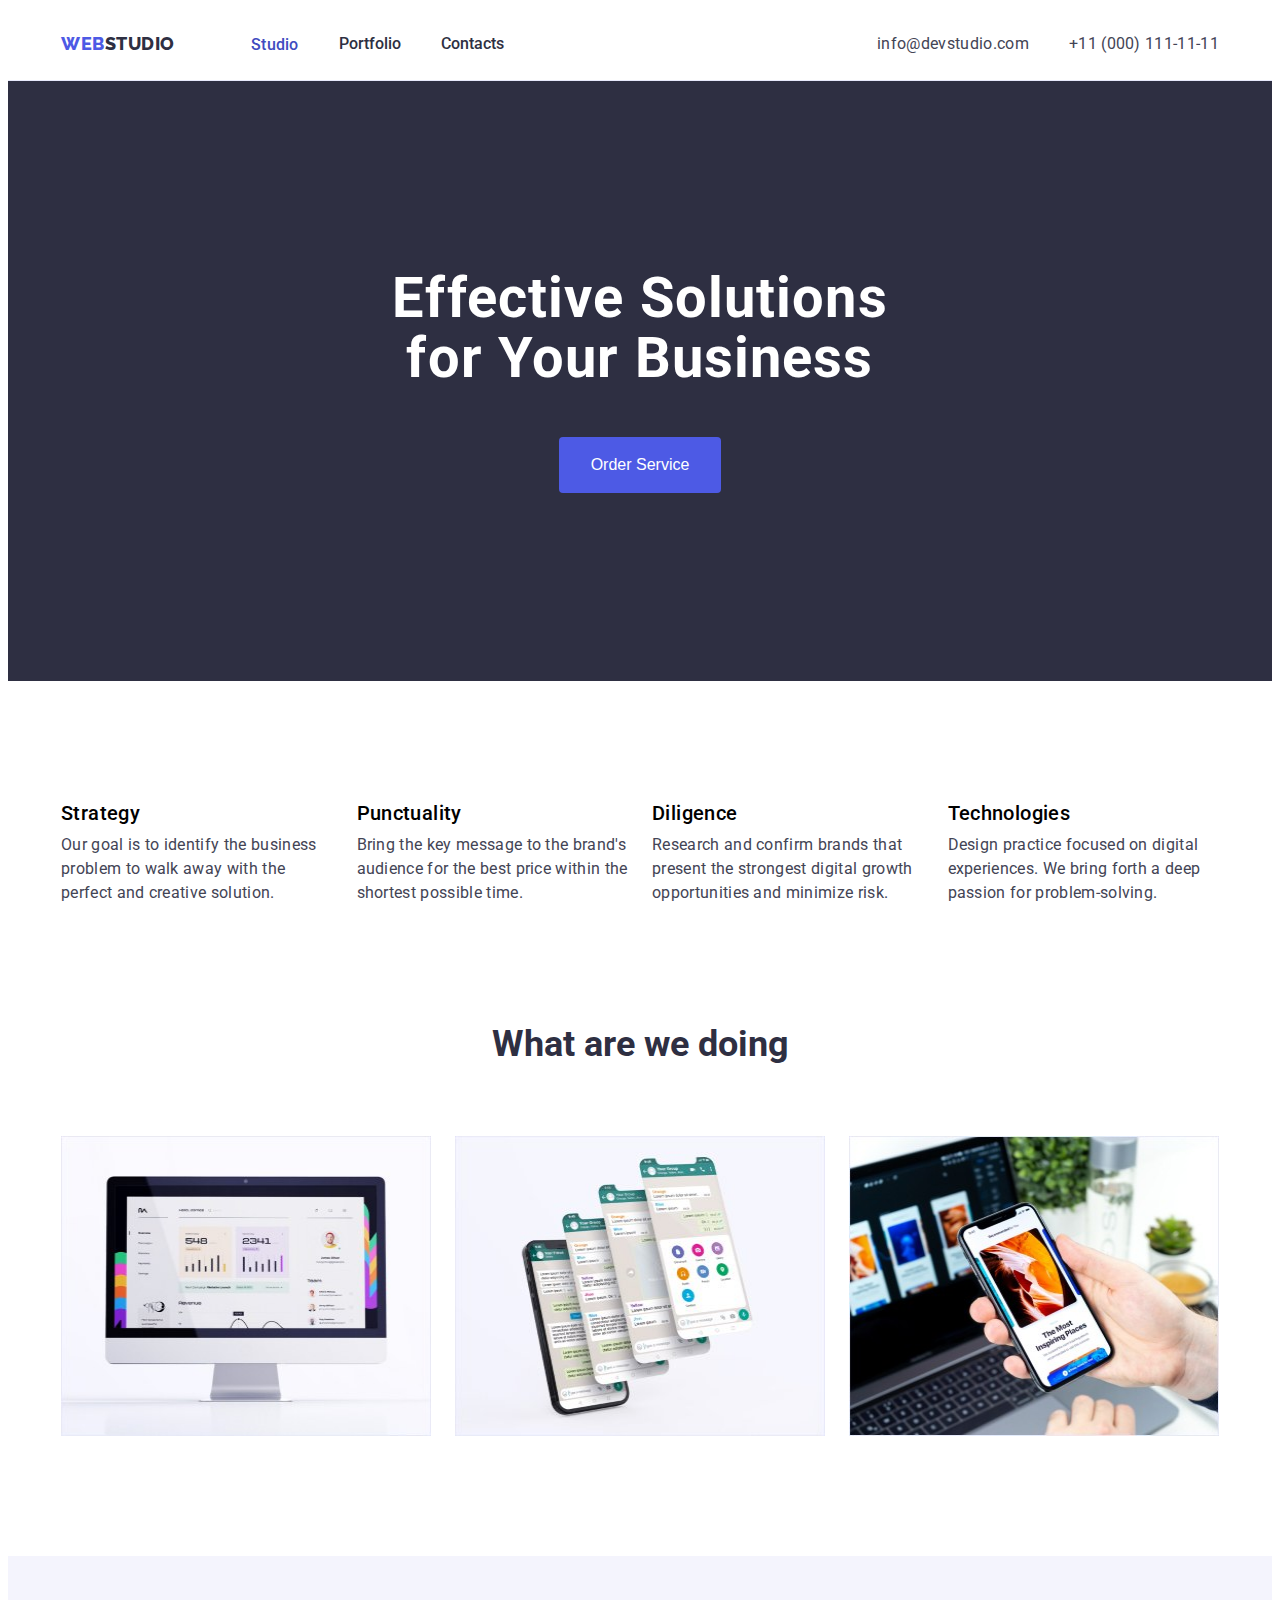
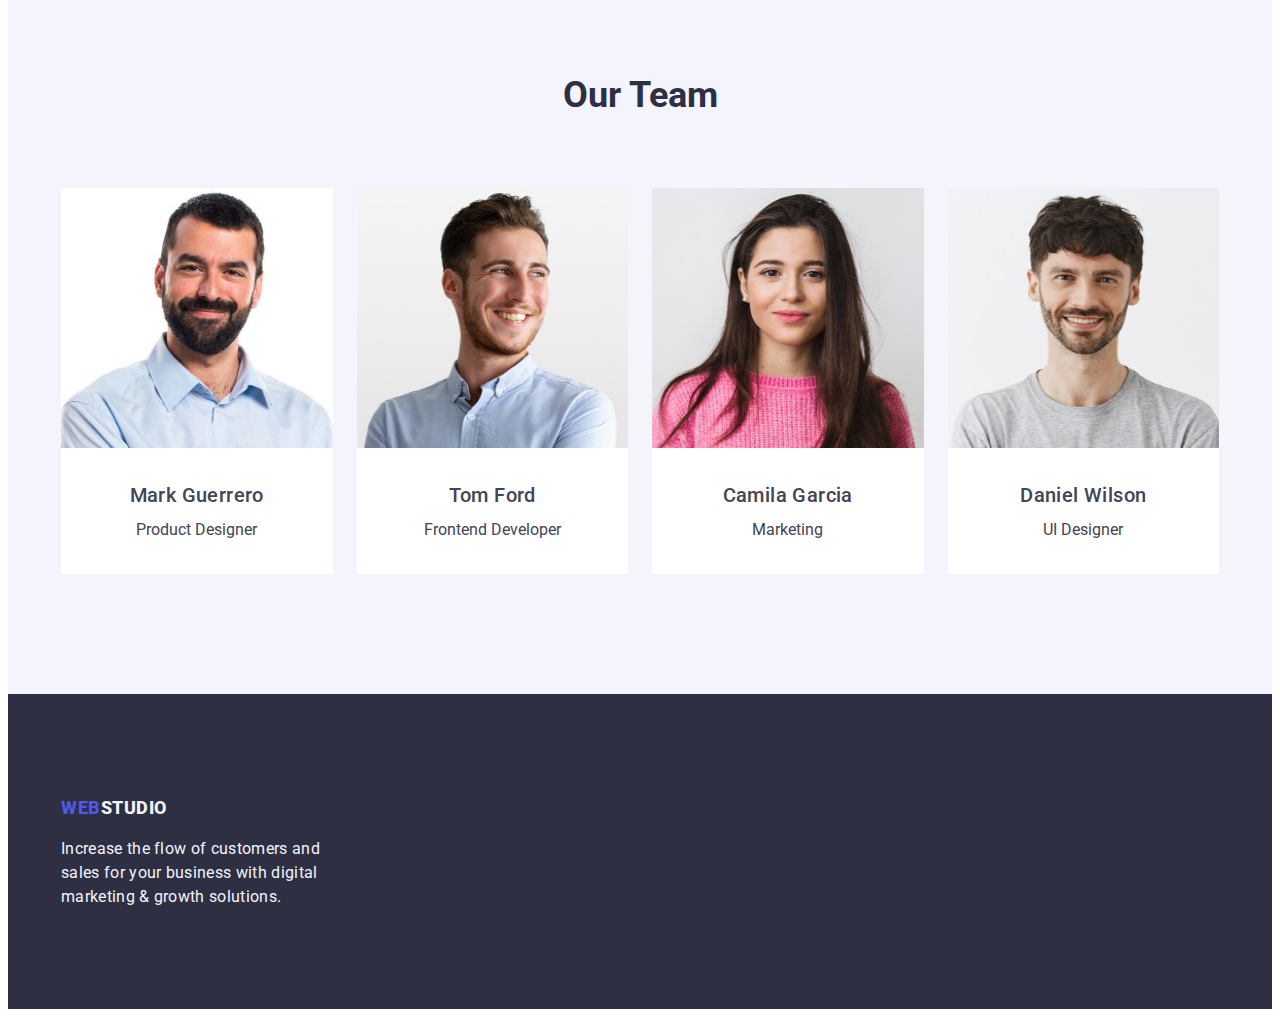
<file: goit-markup-hw-04/index.html>
<!DOCTYPE html>
<html lang="en">
  <head>
    <meta charset="UTF-8" />
    <meta http-equiv="X-UA-Compatible" content="IE=edge" />
    <meta name="viewport" content="width=device-width, initial-scale=1.0" />
    <title>Portfolio</title>
    <link rel="preconnect" href="https://fonts.googleapis.com" />
    <link rel="preconnect" href="https://fonts.gstatic.com" crossorigin />
    <link
      href="https://fonts.googleapis.com/css2?family=Raleway:wght@800&family=Roboto:wght@400;500;700;900&display=swap"
      rel="stylesheet"
    />
    <link
      rel="stylesheet"
      href="https://cdnjs.cloudflare.com/ajax/libs/modern-normalize/1.1.0/modern-normalize.min.css"
      integrity="sha512-wpPYUAdjBVSE4KJnH1VR1HeZfpl1ub8YT/NKx4PuQ5NmX2tKuGu6U/JRp5y+Y8XG2tV+wKQpNHVUX03MfMFn9Q=="
      crossorigin="anonymous"
      referrerpolicy="no-referrer"
    />
    <link rel="stylesheet" href="./css/styles.css" />
  </head>

  <body class="font-family">
    <!-- шапка профілю -->
    <header class="header">
      <div class="container">
        <div class="header-container">
          <nav class="header-nav">
            <a href="./index.html" class="logo-first"
              >Web<span class="logo-second">Studio</span>
            </a>

            <ul class="site-nav">
              <li><a href="./index.html" class="link-studio">Studio</a></li>
              <li><a href="./portfolio.html" class="link">Portfolio</a></li>
              <li><a href="#" class="link">Contacts</a></li>
            </ul>
          </nav>

          <address>
            <ul class="site-address list">
              <li>
                <a href="mailto:info@devstudio.com" class="link-addres"
                  >info@devstudio.com</a
                >
              </li>
              <li>
                <a href="tel:+110001111111" class="link-addres"
                  >+11 (000) 111-11-11</a
                >
              </li>
            </ul>
          </address>
        </div>
      </div>
    </header>

    <main>
      <!-- Section 1 -->
      <section class="hero">
        <div class="container">
          <h1 class="hero-tex">Effective Solutions for Your Business</h1>
          <button class="button-service" type="button">Order Service</button>
        </div>
      </section>
      <!-- Section 2 -->
      <section class="siction">
        <div class="container">
          <h2 hidden>features</h2>
          <ul class="features list">
            <li class="about-item">
              <h3 class="title">Strategy</h3>
              <p class="text">
                Our goal is to identify the business problem to walk away with
                the perfect and creative solution.
              </p>
            </li>

            <li class="about-item">
              <h3 class="title">Punctuality</h3>
              <p class="text">
                Bring the key message to the brand's audience for the best price
                within the shortest possible time.
              </p>
            </li>

            <li class="about-item">
              <h3 class="title">Diligence</h3>
              <p class="text">
                Research and confirm brands that present the strongest digital
                growth opportunities and minimize risk.
              </p>
            </li>

            <li class="about-item">
              <h3 class="title">Technologies</h3>
              <p class="text">
                Design practice focused on digital experiences. We bring forth a
                deep passion for problem-solving.
              </p>
            </li>
          </ul>
        </div>
      </section>
      <!-- Sectoin 3 -->
      <section class="section">
        <div class="container">
          <h2 class="caption">What are we doing</h2>
          <ul class="text-siction">
            <li class="item-card">
              <img
                class="img-card"
                src="./images/Computer.jpg"
                alt="Computerimage"
                width="360"
                height="300"
              />
            </li>
            <li class="item-card">
              <img
                class="img-card"
                src="./images/smartphones.jpg"
                alt="PSD Web App"
                width="360"
                height="300"
              />
            </li>
            <li class="item-card">
              <img
                class="img-card"
                src="./images/device.jpg"
                alt="Decice phone"
                width="360"
                height="300"
              />
            </li>
          </ul>
        </div>
      </section>

      <!-- Наша команда -->
      <!-- Section 4 -->
      <section class="background-section">
        <div class="container">
          <h2 class="subject">Our Team</h2>
          <ul class="text-siction">
            <li class="filer-card">
              <img
                class="img-card"
                src="./images/Product-Designer.jpg"
                alt=" Product Designer"
                width="264"
                height="260"
              />
              <div class="team-card-content">
                <h3 class="title">Mark Guerrero</h3>

                <p class="title-working">Product Designer</p>
              </div>
            </li>

            <li class="filer-card">
              <img
                class="img-card"
                src="./images/Tom-Ford.jpg"
                alt="Tom Ford"
                width="264"
                height="260"
              />
              <div class="team-card-content">
                <h3 class="title">Tom Ford</h3>
                <p class="title-working">Frontend Developer</p>
              </div>
            </li>

            <li class="filer-card">
              <img
                class="img-card"
                src="./images/Camila-Garcia.jpg"
                alt="Camila Garcia"
                width="264"
                height="260"
              />
              <div class="team-card-content">
                <h3 class="title">Camila Garcia</h3>
                <p class="title-working">Marketing</p>
              </div>
            </li>

            <li class="filer-card">
              <img
                class="img-card"
                src="./images/Daniel-Wilson.jpg"
                alt="Daniel Wilson"
                width="264"
                height="260"
              />
              <div class="team-card-content">
                <h3 class="title">Daniel Wilson</h3>
                <p class="title-working">UI Designer</p>
              </div>
            </li>
          </ul>
        </div>
      </section>
    </main>
    <footer class="footer">
      <div class="container">
        <div class="footer-title">
          <a href="./index.html" class="logo"
            >Web<span class="footer-code">Studio</span>
          </a>
          <p class="comment">
            Increase the flow of customers and sales for your business with
            digital marketing & growth solutions.
          </p>
        </div>
      </div>
    </footer>
  </body>
</html>
</file>
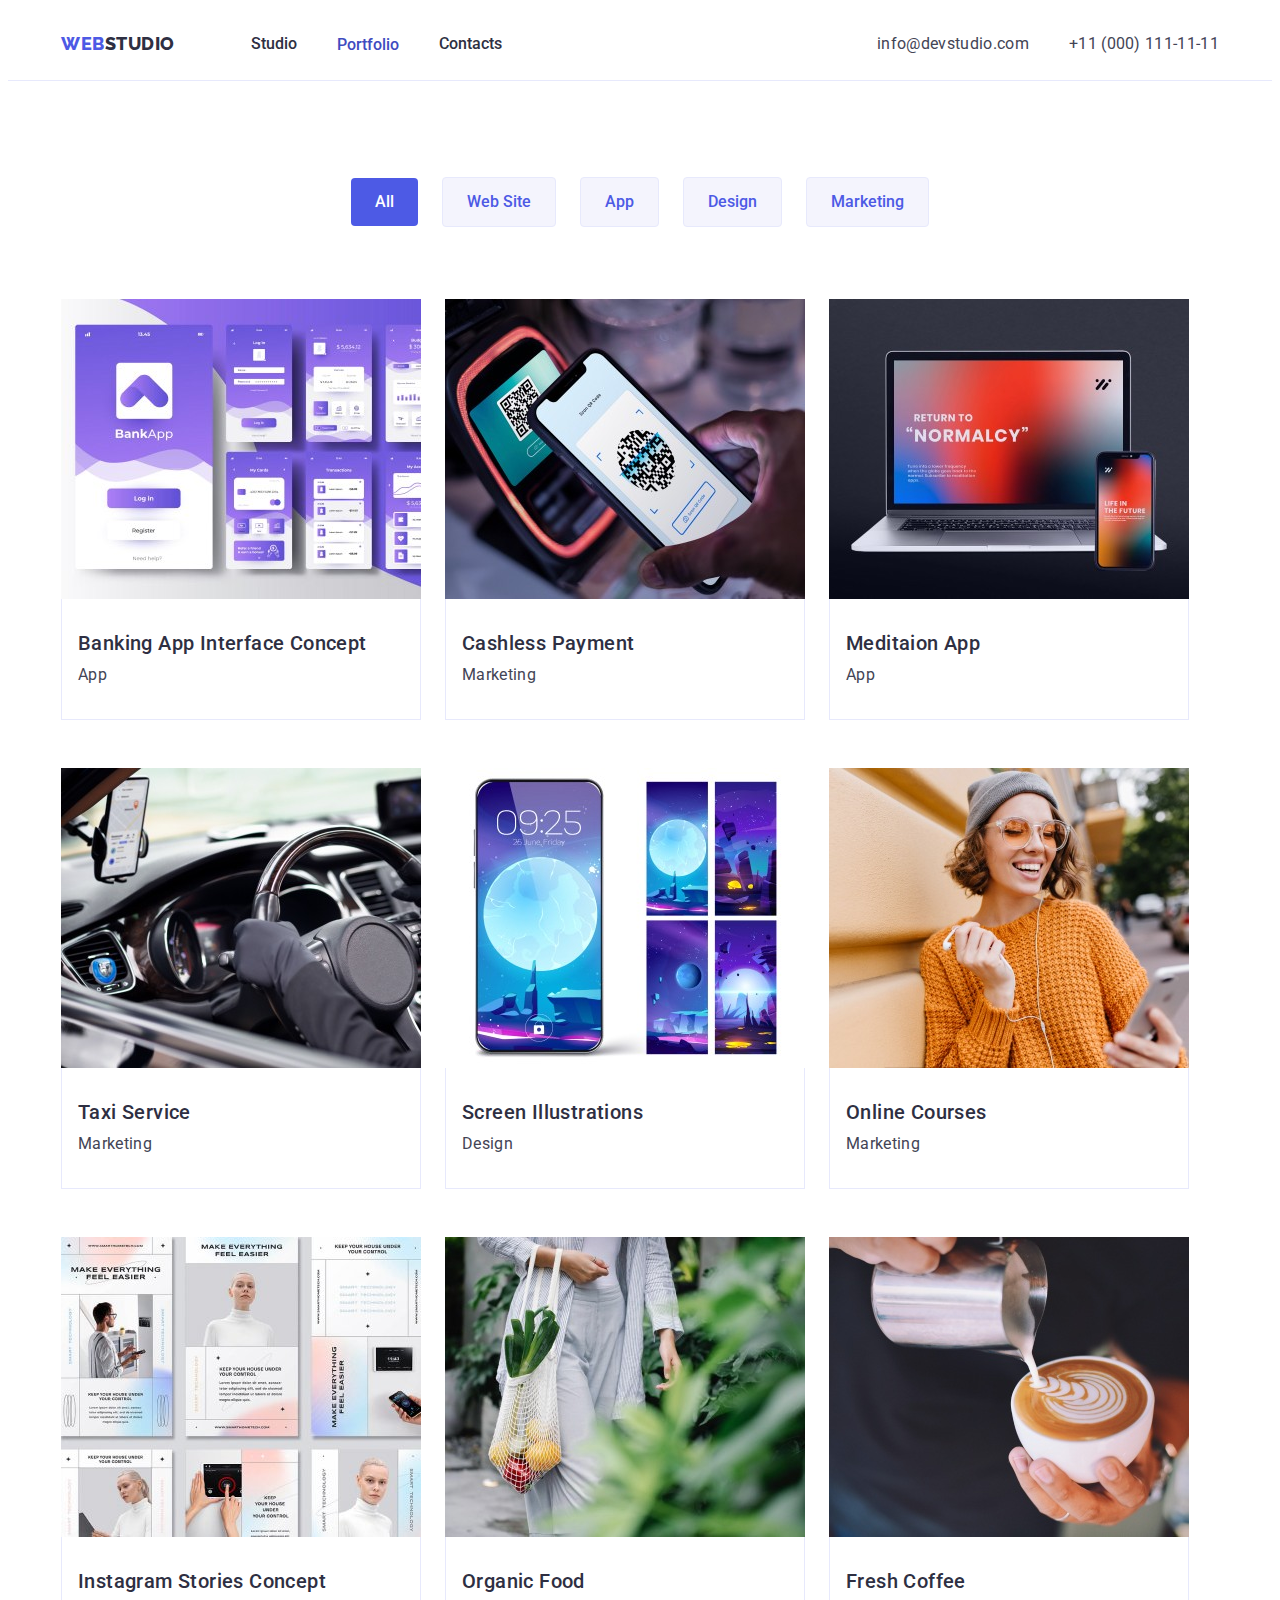
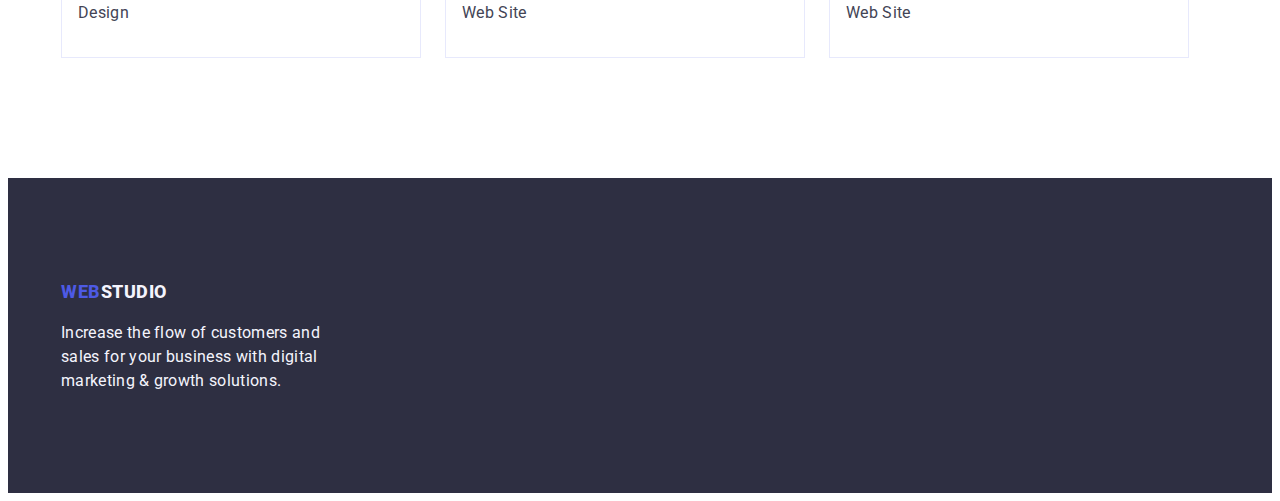
<file: goit-markup-hw-04/portfolio.html>
<!DOCTYPE html>
<html lang="en">
  <head>
    <meta charset="UTF-8" />
    <meta http-equiv="X-UA-Compatible" content="IE=edge" />
    <meta name="viewport" content="width=device-width, initial-scale=1.0" />
    <title>Portfolio</title>
    <link rel="preconnect" href="https://fonts.googleapis.com" />
    <link rel="preconnect" href="https://fonts.gstatic.com" crossorigin />
    <link
      href="https://fonts.googleapis.com/css2?family=Raleway:wght@800&family=Roboto:wght@400;500;700;900&display=swap"
      rel="stylesheet"
    />
    <link
      rel="stylesheet"
      href="https://cdnjs.cloudflare.com/ajax/libs/modern-normalize/1.1.0/modern-normalize.min.css"
      integrity="sha512-wpPYUAdjBVSE4KJnH1VR1HeZfpl1ub8YT/NKx4PuQ5NmX2tKuGu6U/JRp5y+Y8XG2tV+wKQpNHVUX03MfMFn9Q=="
      crossorigin="anonymous"
      referrerpolicy="no-referrer"
    />

    <link rel="stylesheet" href="./css/styles.css" />
  </head>
  <body class="font-family">
    <!-- шапка профілю -->
    <header class="header">
      <div class="container">
        <div class="header-container">
          <nav class="header-nav">
            <a href="./index.html" class="logo-first"
              >Web<span class="logo-second">Studio</span>
            </a>

            <ul class="site-nav">
              <li><a href="./index.html" class="link">Studio</a></li>
              <li>
                <a href="./portfolio.html" class="link-portfolio">Portfolio</a>
              </li>
              <li><a href="#" class="link">Contacts</a></li>
            </ul>
          </nav>

          <address>
            <ul class="site-address list">
              <li>
                <a href="mailto:info@devstudio.com" class="link-addres"
                  >info@devstudio.com</a
                >
              </li>
              <li>
                <a href="tel:+110001111111" class="link-addres"
                  >+11 (000) 111-11-11</a
                >
              </li>
            </ul>
          </address>
        </div>
      </div>
    </header>
    <!-- button-btn -->
    <main>
      <section class="portfolio">
        <div class="container">
          <h1 hidden>All</h1>
          <ul class="tack-button">
            <li>
              <button class="button-btn" type="button">All</button>
            </li>

            <li>
              <button class="button-filter" type="button">Web Site</button>
            </li>

            <li>
              <button class="button-filter" type="button">App</button>
            </li>

            <li>
              <button class="button-filter" type="button">Design</button>
            </li>

            <li>
              <button class="button-filter" type="button">Marketing</button>
            </li>
          </ul>

          <h2 hidden>Card</h2>

          <ul class="section-card">
            <li class="card-list">
              <a href="./index.html" class="card">
                <img
                  class="img-card"
                  src="./images/bank-App.jpg"
                  alt="bank App"
                  width="360"
                  height="300"
                />
                <div class="portfolio-content">
                  <h3 class="items-subtitle">Banking App Interface Concept</h3>

                  <p class="items-subtitle-list">App</p>
                </div>
              </a>
            </li>

            <li class="card-list">
              <a href="./portfolio.html" class="card">
                <img
                  class="img-card"
                  src="./images/Cashless-Payment.jpg"
                  alt="Cashless Payment"
                  width="360"
                  height="300"
                />
                <div class="portfolio-content">
                  <h3 class="items-subtitle">Cashless Payment</h3>
                  <p class="items-subtitle-list">Marketing</p>
                </div>
              </a>
            </li>
            <li class="card-list">
              <a href="./portfolio.html" class="card">
                <img
                  class="img-card"
                  src="./images/Meditaion-App.jpg"
                  alt="Meditaion App"
                  width="360"
                  height="300"
                />
                <div class="portfolio-content">
                  <h3 class="items-subtitle">Meditaion App</h3>
                  <p class="items-subtitle-list">App</p>
                </div>
              </a>
            </li>
            <li class="card-list">
              <a href="./portfolio.html" class="card">
                <img
                  class="img-card"
                  src="./images/Taxi-Service.jpg"
                  alt="Taxi Service"
                  width="360"
                  height="300"
                />
                <div class="portfolio-content">
                  <h3 class="items-subtitle">Taxi Service</h3>
                  <p class="items-subtitle-list">Marketing</p>
                </div>
              </a>
            </li>
            <li class="card-list">
              <a href="./portfolio.html" class="card">
                <img
                  class="img-card"
                  src="./images/Screen-Illustrations.jpg"
                  alt="Screen Illustrations"
                  width="360"
                  height="300"
                />
                <div class="portfolio-content">
                  <h3 class="items-subtitle">Screen Illustrations</h3>
                  <p class="items-subtitle-list">Design</p>
                </div>
              </a>
            </li>
            <li class="card-list">
              <a href="./portfolio.html" class="card"
                ><img
                  class="img-card"
                  src="./images/Online-Courses.jpg"
                  alt="Online  Courses"
                  width="360"
                  height="300"
                />
                <div class="portfolio-content">
                  <h3 class="items-subtitle">Online Courses</h3>
                  <p class="items-subtitle-list">Marketing</p>
                </div>
              </a>
            </li>
            <li class="card-list">
              <a href="./portfolio.html" class="card">
                <img
                  class="img-card"
                  src="./images/Instagram-Stories-Concept.jpg"
                  alt="Instagram Stories"
                  width="360"
                  height="300"
                />
                <div class="portfolio-content">
                  <h3 class="items-subtitle">Instagram Stories Concept</h3>
                  <p class="items-subtitle-list">Design</p>
                </div>
              </a>
            </li>
            <li class="card-list">
              <a href="./portfolio.html" class="card"
                ><img
                  class="img-card"
                  src="./images/Organic-Food.jpg"
                  alt="Organic Food"
                  width="360"
                  height="300"
                />
                <div class="portfolio-content">
                  <h3 class="items-subtitle">Organic Food</h3>
                  <p class="items-subtitle-list">Web Site</p>
                </div>
              </a>
            </li>
            <li class="card-list">
              <a href="./portfolio.html" class="card">
                <img
                  class="img-card"
                  src="./images/Fresh-Coffee.jpg"
                  alt="Fresh Coffee"
                  width="360"
                  height="300"
                />
                <div class="portfolio-content">
                  <h3 class="items-subtitle">Fresh Coffee</h3>
                  <p class="items-subtitle-list">Web Site</p>
                </div>
              </a>
            </li>
          </ul>
        </div>
      </section>
    </main>
    <footer class="footer">
      <div class="container">
        <div class="footer-title">
          <a href="./index.html" class="logo"
            >Web<span class="footer-code">Studio</span>
          </a>
          <p class="comment">
            Increase the flow of customers and sales for your business with
            digital marketing & growth solutions.
          </p>
        </div>
      </div>
    </footer>
  </body>
</html>
</file>
<file: goit-markup-hw-04/css/styles.css>
*,
::after ::before {
    margin: 0;
    padding: 0;
}




:root {
    ---primary-background-color: #ffff;
    ---secondary-background-color: #2e2f42;
    ---trd-background-color: #f4f4fd;
    ---title-color: #2e2f42;
    ---text-color: #434455;
    ---primary-btn-color: #4D5AE5;
    ---tap-link-color: #404bbf;
    ---text-background-color: #E7E9FC;
}


p,
h1,
h2,
h3,
h4,
h5,
h6 {
    margin-top: 0;
}

.header {
    margin: 0 auto;
    border-bottom: 1px solid #E7E9FC;
}

body {

    font-family: 'Roboto', sans-serif;
}

.page-header {

    align-items: center;
    padding-top: 24px;
    padding-bottom: 24px;

}


.header-container {

    display: flex;
    align-items: center;
    gap: 40px;
}

.header-nav {
    display: flex;
    align-items: center;
    flex-grow: 1;
    gap: 76px;
}


.page-nav {
    display: flex;
}


.address-page {
    display: flex;
}


ul {
    margin: 0;
    padding: 0;
}

.container {
    width: 100%;
    max-width: 1158px;
    margin: 0 auto;
    padding: 0 15px;

}



.logo-first {
    font-family: 'Raleway';
    font-weight: 800;
    font-size: 18px;
    line-height: 1.3;
    display: flex;
    letter-spacing: 0.03em;
    color: var(---primary-btn-color);
    text-decoration: none;
    text-transform: uppercase;
}

.link-studio {
    font-weight: 500;
    font-family: inherit;
    color: var(---tap-link-color);
    font-weight: 500;
    text-decoration: none;
    letter-spacing: 0.02em;

}

.link-portfolio {
    font-weight: 500;
    color: var(---tap-link-color);
    text-decoration: none;


}

.logo-second {
    font-weight: 800;
    font-size: 18px;
    line-height: 1.3;
    letter-spacing: 0.03em;
    text-transform: uppercase;
    color: var(---title-color);
    text-transform: uppercase;
    text-decoration: none;
}





.site-nav .link {
    color: var(---title-color);
    font-weight: 500;
    font-size: 16px;
    line-height: 1.5;
    letter-spacing: 0, 2em;
    text-decoration: none;
    list-style-type: none;

}

.site-nav {
    display: flex;
    align-items: center;
    list-style-type: none;
    gap: 40px;

}

.site-nav :hover,
.site-nav :focus {
    color: var(---tap-link-color);
}


.site-address {
    font-weight: 400;
    font-size: 16px;
    line-height: 1.5;
    letter-spacing: 0.2;
    text-decoration: none;
    color: var(---text-color);

}

.link-addres {
    font-family: 'Roboto';
    font-style: normal;
    font-weight: 400;
    font-size: 16px;
    line-height: 24px;
    letter-spacing: 0.02em;
    display: block;
    padding: 24px 0;
    color: var(---text-color);
    text-decoration: none;
}


.link,
.link-studio,
.link-portfolio {
    display: block;
    padding: 24px 0;

}


.site-address {
    display: flex;
    gap: 40px;
}


.site-address :hover,
.site-address :focus {
    color: var(---tap-link-color);
}




.hero {
    padding: 188px 0;
    background-color: var(---secondary-background-color);
}


.hero-tex {
    background-color: var(---secondary-background-color);

}

.hero-tex {
    font-weight: 700;
    font-size: 56px;
    line-height: 1.07;
    letter-spacing: 0.02em;
    color: var(---primary-background-color);
    max-width: 496px;
    margin: 0 auto;
    text-align: center;
    margin-bottom: 48px;
}


/* Button */



.portfolio {

    padding-top: 96px;
    padding-bottom: 120px;

}



.tack-button {

    list-style-type: none;
    display: flex;
    align-items: center;
    justify-content: center;
    gap: 24px;
    margin-bottom: 72px;
}





.button-btn {

    font-family: inherit;
    background: var(---primary-btn-color);
    font-weight: 500;
    font-size: 16px;
    line-height: 1.5;
    border-radius: 4px;
    cursor: pointer;
    color: var(---primary-background-color);
    border: var(---primary-btn-color);
    padding: 12px 24px;
    margin-right: auto;
}

.button-btn :focus,
.button-btn:active {
    color: var(---tap-link-color);
}




.button-service {
    background: var(---primary-btn-color);
    font-weight: 500;
    font-size: 16px;
    line-height: 1.5;
    border-radius: 4px;
    cursor: pointer;
    color: var(---primary-background-color);
    border: none;
    padding: 16px 32px;
    margin: 0 auto;
    display: block;
}

.button-service:hover {
    background-color: var(---tap-link-color);


}

.button-service :focus,
.button-service :active {
    color: var(---tap-link-color);
}





.filter-btn:hover,
.filter-btn:focus {
    background-color: var(---tap-link-color);

}

.filter-btn {
    border: var(---primary-btn-color);
    border-radius: 4px;
}

.filter-btn :hover,
.filter-btn :focus {
    background: var(---tap-link-color);
}



.filter-btn {
    font-family: inherit;
    background: var(---trd-background-color);
    font-weight: 500;
    font-size: 16px;
    line-height: 1.5;
    display: flex;
    letter-spacing: 0.04em;
    color: var(---primary-background-color);
    cursor: pointer;
}

.button-filter {
    font-family: inherit;
    font-weight: 500;
    font-size: 16px;
    line-height: 1.5;
    background: var(---trd-background-color);
    border: 1px solid #E7E9FC;
    color: var(---primary-btn-color);
    cursor: pointer;
    border-radius: 4px;
    padding: 12px 24px;
}

.button-filter:active {
    background: var(---tap-link-color);
    color: var(---primary-background-color);
}

.button-filter:hover,
.button-filter :focus {
    background: var(---tap-link-color);
    color: var(---primary-background-color);
}

.list {
    list-style: none;
}

.siction {
    padding: 120px 0 0 0;
}

.features {

    background: var(--primary-background-color);
    display: flex;
    gap: 24px;
}

.features .title {
    font-style: normal;
    font-weight: 500;
    font-size: 20px;
    line-height: 1.2;
    letter-spacing: 0.02em;
    color: var(--title-color);

}

.about-item {
    flex-basis: calc((100% - 72px) /4);
}

.text {
    font-size: 16px;
    line-height: 1.5;
    letter-spacing: 0.02em;
    margin-bottom: auto;
    color: var(---text-color);
}


/* <!-- Sectoin 3 --> */



.caption {
    margin-bottom: 0;
    margin-bottom: 72px;
    font-weight: 700;
    font-size: 36px;
    line-height: 1.1;
    color: var(---secondary-background-color);
    text-align: center;


}

.text-siction {
    display: flex;
    gap: 24px;
}


.filer-card {
    display: block;
    max-width: 100%;
    text-decoration: none;
    background-color: var(---primary-background-color);
    flex-basis: calc((100% - 72px) /4);
    text-align: center;
}

.img-card {
    display: block;
    min-width: 100%;
}


.team-card-content {
    padding: 32px 16px;

}

.item-card {
    flex-basis: calc((100% - 48px) /3);
}

.works-section {
    background: var(---primary-background-color);
}


.subject {
    font-weight: 700;
    font-size: 36px;
    line-height: 1.1;
    color: var(---secondary-background-color);
    background-color: var(---trd-background-color);
    margin-bottom: 0;
    text-align: center;
    margin-bottom: 72px;

}

.background-section {
    background: var(---trd-background-color);
    padding: 120px 0;
}

.title {
    font-weight: 500;
    font-size: 20px;
    line-height: 1.5;
    letter-spacing: 0.02em;
    color: var(---text-color);
    margin-bottom: 8px;


}



.title-working {
    font-weight: 400;
    font-size: 16px;
    line-height: 1.5;
    color: var(---text-color);
    margin: 0;
}



.section {
    padding: 120px 0;
}

/* footer */

.footer {
    padding-top: 100px;
    padding-bottom: 100px;
    background: var(---title-color);
}


.footer-title {
    max-width: 264px;
}

.logo {
    font-style: normal;
    font-weight: 800;
    font-size: 18px;
    line-height: 1.5;
    letter-spacing: 0.03em;
    text-transform: uppercase;
    text-decoration: none;
    color: var(---primary-btn-color);
    margin-bottom: 16px;
    text-transform: uppercase;
}

.footer-code {
    font-style: normal;
    font-weight: 800;
    font-size: 18px;
    line-height: 1.3;
    letter-spacing: 0.03em;
    text-transform: uppercase;
    color: var(---trd-background-color);
}

.comment {
    margin-top: 16px;
    margin-bottom: 0;
    font-style: normal;
    font-weight: 400;
    font-size: 16px;
    line-height: 1.5;
    letter-spacing: 0.02em;
    color: var(---trd-background-color)
}


.section-card {
    display: flex;
    flex-wrap: wrap;
    margin-right: -24px;
    margin-bottom: -48px;
    list-style-type: none;

}

.card-list {
    margin-right: 24px;
    margin-bottom: 48px;

    text-decoration: none;
    display: list-item;
}

.card {
    text-decoration: none;
    display: block
}




.items-subtitle {
    font-style: normal;
    font-weight: 500;
    font-size: 20px;
    line-height: 1.2;
    letter-spacing: 0.02em;
    color: var(---secondary-background-color);
    text-decoration: none;
    margin-bottom: 8px;

}



.items-subtitle-list {
    font-style: normal;
    font-weight: 400;
    font-size: 16px;
    line-height: 1.5;
    letter-spacing: 0.02em;
    color: var(---text-color);
    text-decoration: none;
    margin-bottom: 0;

}



.portfolio-content {

    padding: 32px 16px;
    border-right: 1px solid #E7E9FC;

    border-left: 1px solid #E7E9FC;

    border-bottom: 1px solid #E7E9FC;

}

.text-siction {
    list-style-type: none;
}
</file>
